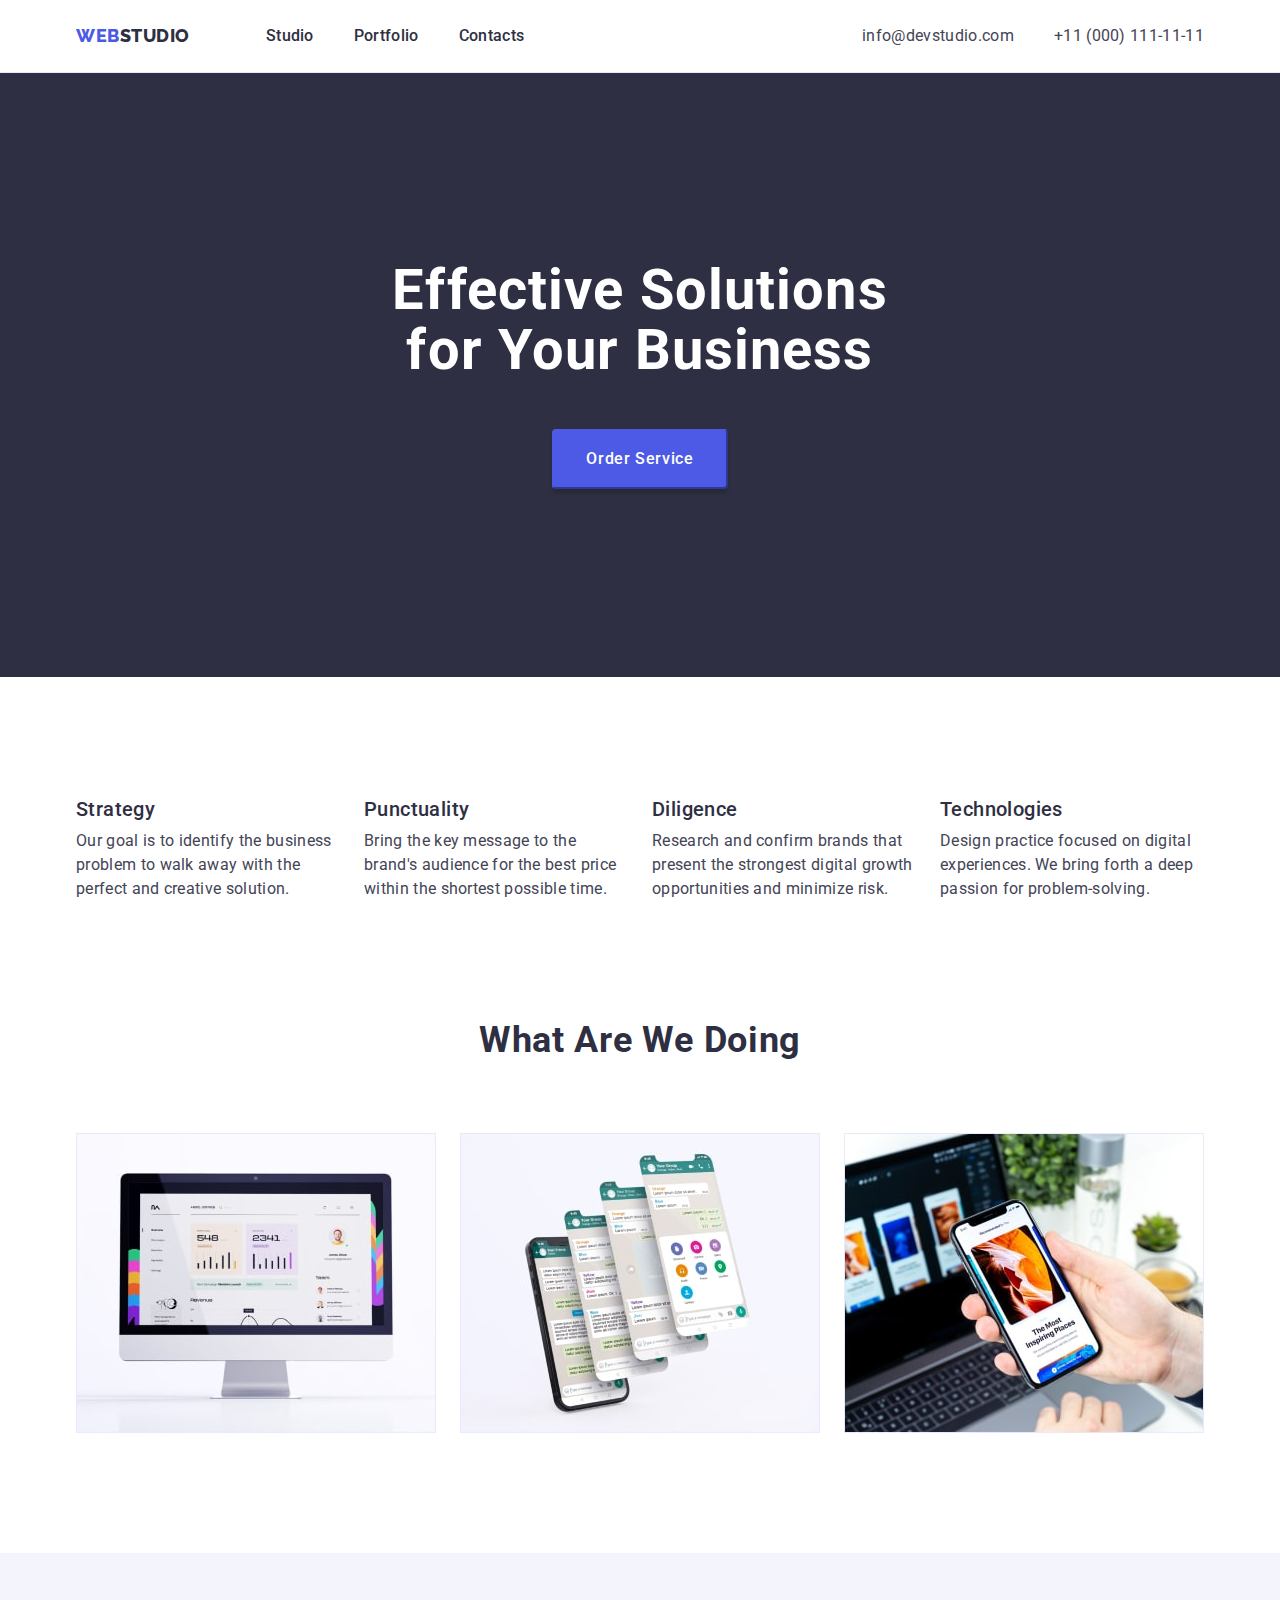
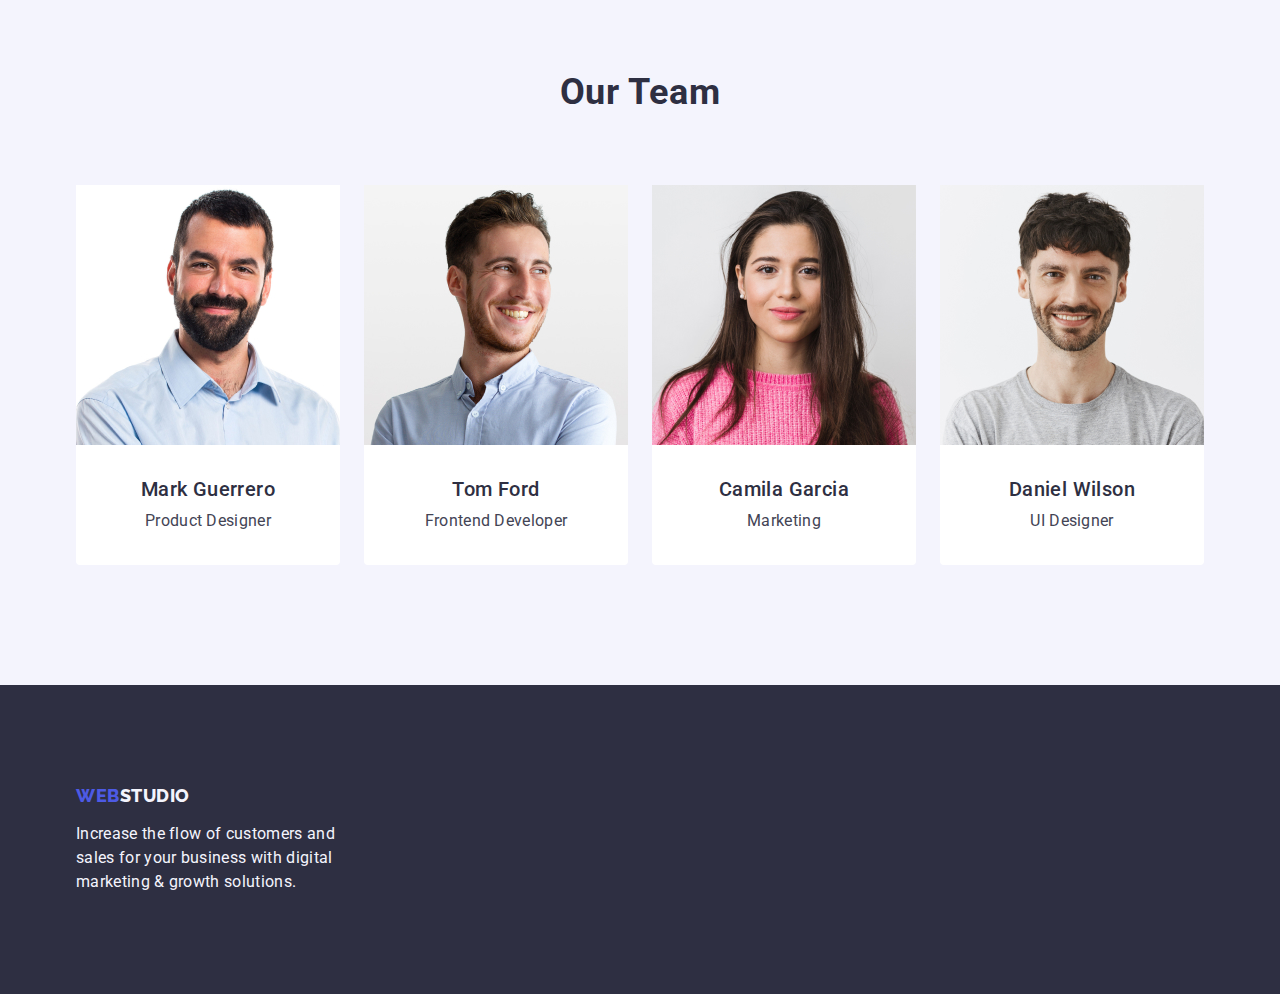
<file: index.html>
<!DOCTYPE html>
<html lang="en">
   <head>
      <meta charset="UTF-8" />
      <meta http-equiv="X-UA-Compatible" content="IE=edge" />
      <meta name="viewport" content="width=device-width, initial-scale=1.0" />

      <link
         rel="stylesheet"
         href="https://cdnjs.cloudflare.com/ajax/libs/modern-normalize/1.1.0/modern-normalize.css"
         integrity="sha512-Y0MM+V6ymRKN2zStTqzQ227DWhhp4Mzdo6gnlRnuaNCbc+YN/ZH0sBCLTM4M0oSy9c9VKiCvd4Jk44aCLrNS5Q=="
         crossorigin="anonymous"
         referrerpolicy="no-referrer"
      />

      <link rel="preconnect" href="https://fonts.googleapis.com" />
      <link rel="preconnect" href="https://fonts.gstatic.com" crossorigin />
      <link href="https://fonts.googleapis.com/css2?family=Raleway:wght@800&family=Roboto:wght@400;500;700;900&display=swap" rel="stylesheet" />
      <link rel="stylesheet" href="./css/styles.css" />
      <title>Webstudio</title>
   </head>
   <body>
      <!--Header part-->
      <header>
         <div class="container flex-container">
            <nav>
               <a class="logo link" href="./index.html">web<span class="logo-studio">Studio</span></a>
               <ul class="menu list">
                  <li class="menu-item"><a class="menu-item-link link" href="./index.html">Studio</a></li>
                  <li class="menu-item"><a class="menu-item-link link" href="./portfolio.html">Portfolio</a></li>
                  <li class="menu-item"><a class="menu-item-link link" href="">Contacts</a></li>
               </ul>
            </nav>
            <address class="contacts">
               <ul class="contacts list">
                  <li class="contact-item"><a class="contact-item-link link" href="mailto:info@devstudio.com">info@devstudio.com</a></li>
                  <li class="contact-item"><a class="contact-item-link link" href="tel:+110001111111">+11 (000) 111-11-11</a></li>
               </ul>
            </address>
         </div>
      </header>
      <!--Main part-->
      <main>
         <!--Hero part-->
         <section class="hero section">
            <div class="container hero-container">
               <h1 class="main-title">Effective Solutions for Your Business</h1>
               <button class="order-btn btn" type="button"><span class="order-btn-text">Order Service</span></button>
            </div>
         </section>
         <!--Features-->
         <section class="features">
            <div class="container features-container">
               <h2 class="visually-hidden">Main features</h2>
               <ul class="list features-list">
                  <li class="features-list-item">
                     <h3 class="feature-title">Strategy</h3>
                     <p class="feature-text">Our goal is to identify the business problem to walk away with the perfect and creative solution.</p>
                  </li>
                  <li class="features-list-item">
                     <h3 class="feature-title">Punctuality</h3>
                     <p class="feature-text">Bring the key message to the brand's audience for the best price within the shortest possible time.</p>
                  </li>
                  <li class="features-list-item">
                     <h3 class="feature-title">Diligence</h3>
                     <p class="feature-text">
                        Research and confirm brands that present the strongest digital growth opportunities and minimize risk.
                     </p>
                  </li>
                  <li class="features-list-item">
                     <h3 class="feature-title">Technologies</h3>
                     <p class="feature-text">Design practice focused on digital experiences. We bring forth a deep passion for problem-solving.</p>
                  </li>
               </ul>
            </div>
         </section>
         <!--What are we doing-->
         <section class="doing">
            <div class="container doing-container">
               <h2 class="section-title">What are we doing</h2>
               <ul class="list doing-list">
                  <li class="doing-list-item"><img src="./images/computer.jpg" alt="computer" width="360" height="300" /></li>
                  <li class="doing-list-item"><img src="./images/phone-1.jpg" alt="mobile app 1" width="360" height="300" /></li>
                  <li class="doing-list-item"><img src="./images/phone-2.jpg" alt="mobile app 2" width="360" height="300" /></li>
               </ul>
            </div>
         </section>
         <!--Team members-->
         <section class="team">
            <div class="container team-container">
               <h2 class="section-title">Our Team</h2>
               <ul class="list team-list">
                  <li class="team-card">
                     <img src="./images/mark_guerrero.jpg" alt="team member 1" width="264" height="260" />
                     <div class="team-card-title">
                        <h3 class="team-member-title">Mark Guerrero</h3>
                        <p class="team-member-position">Product Designer</p>
                     </div>
                  </li>
                  <li class="team-card">
                     <img src="./images/tom_ford.jpg" alt="team member 2" width="264" height="260" />
                     <div class="team-card-title">
                        <h3 class="team-member-title">Tom Ford</h3>
                        <p class="team-member-position">Frontend Developer</p>
                     </div>
                  </li>
                  <li class="team-card">
                     <img src="./images/camila_garcia.jpg" alt="team member 3" width="264" height="260" />
                     <div class="team-card-title">
                        <h3 class="team-member-title">Camila Garcia</h3>
                        <p class="team-member-position">Marketing</p>
                     </div>
                  </li>
                  <li class="team-card">
                     <img src="./images/daniel_wilson.jpg" alt="team member 4" width="264" height="260" />
                     <div class="team-card-title">
                        <h3 class="team-member-title">Daniel Wilson</h3>
                        <p class="team-member-position">UI Designer</p>
                     </div>
                  </li>
               </ul>
            </div>
         </section>
      </main>
      <!--Footer part-->
      <footer class="page-bottom">
         <div class="container bottom-container">
            <a class="logo link" href="./index.html">web<span class="logo-studio bottom-logo-studio">Studio</span></a>
            <p class="bottom-text">Increase the flow of customers and sales for your business with digital marketing & growth solutions.</p>
         </div>
      </footer>
   </body>
</html>
</file>
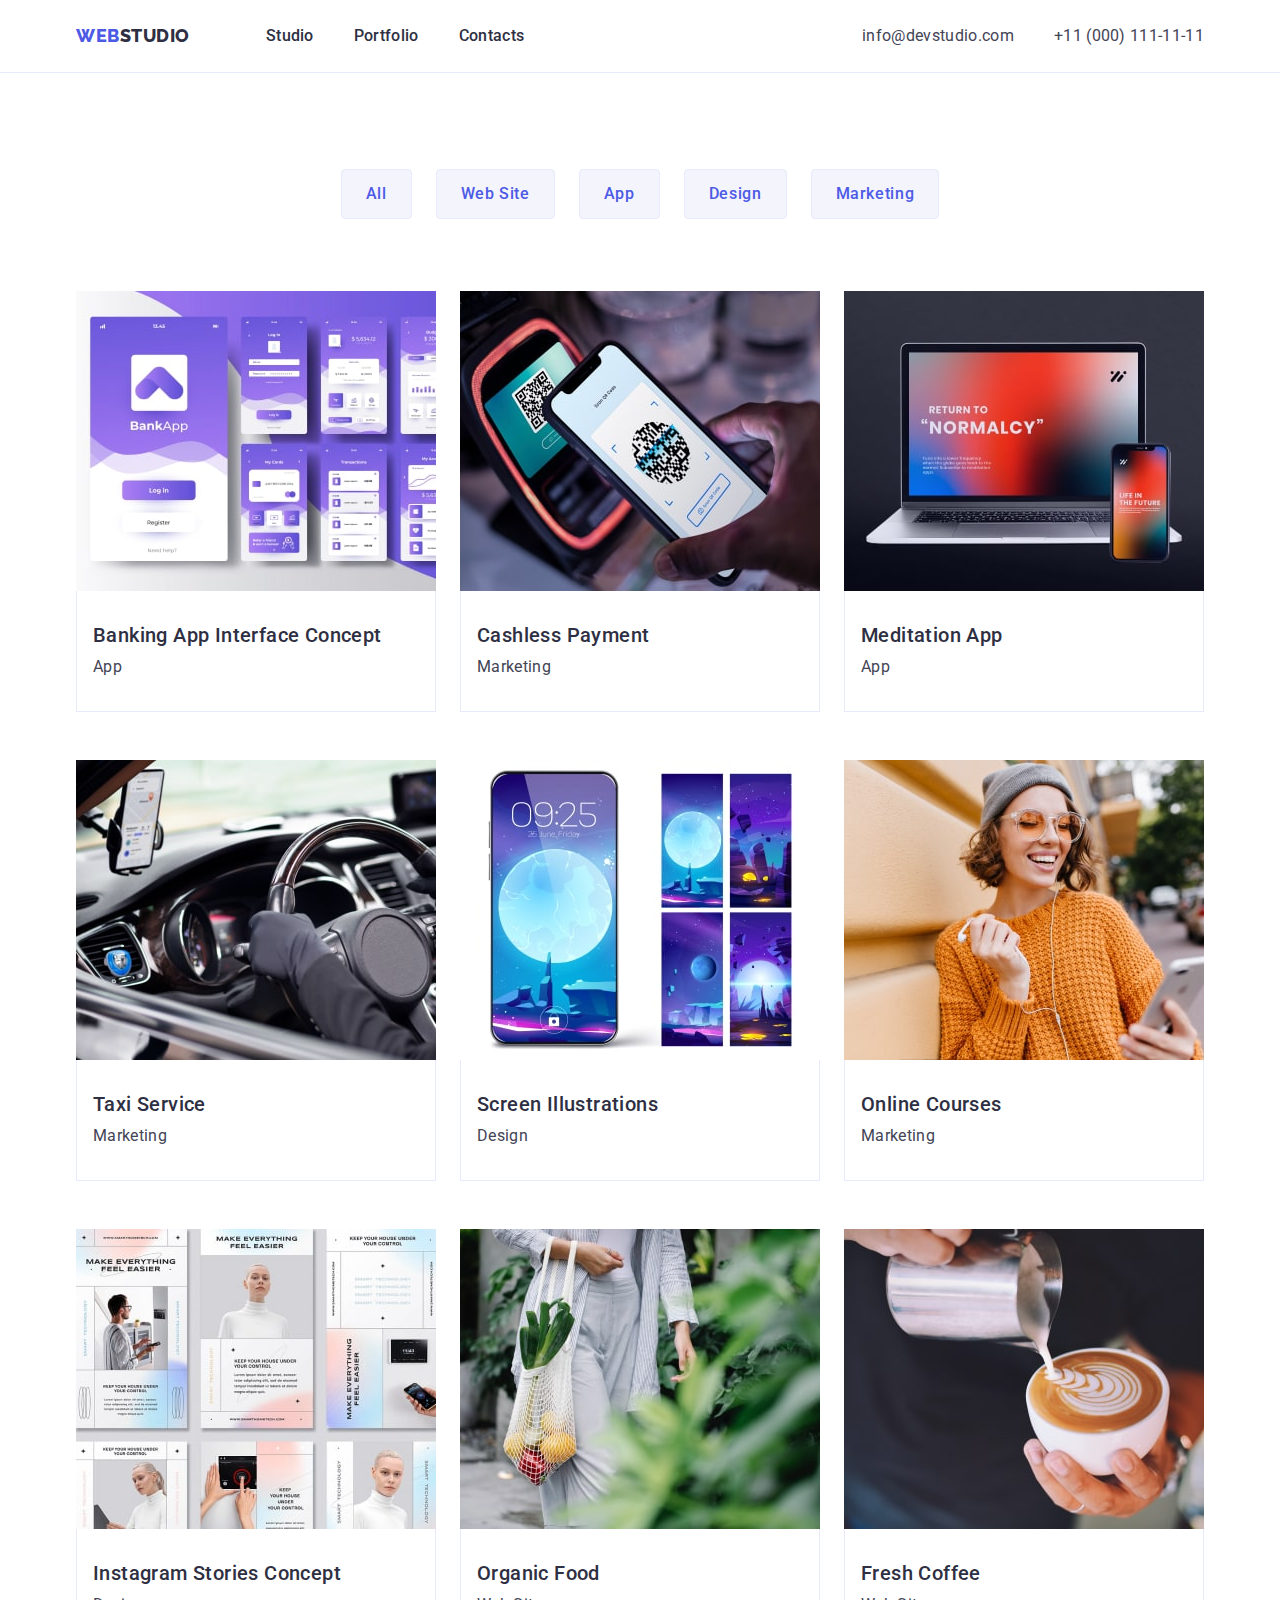
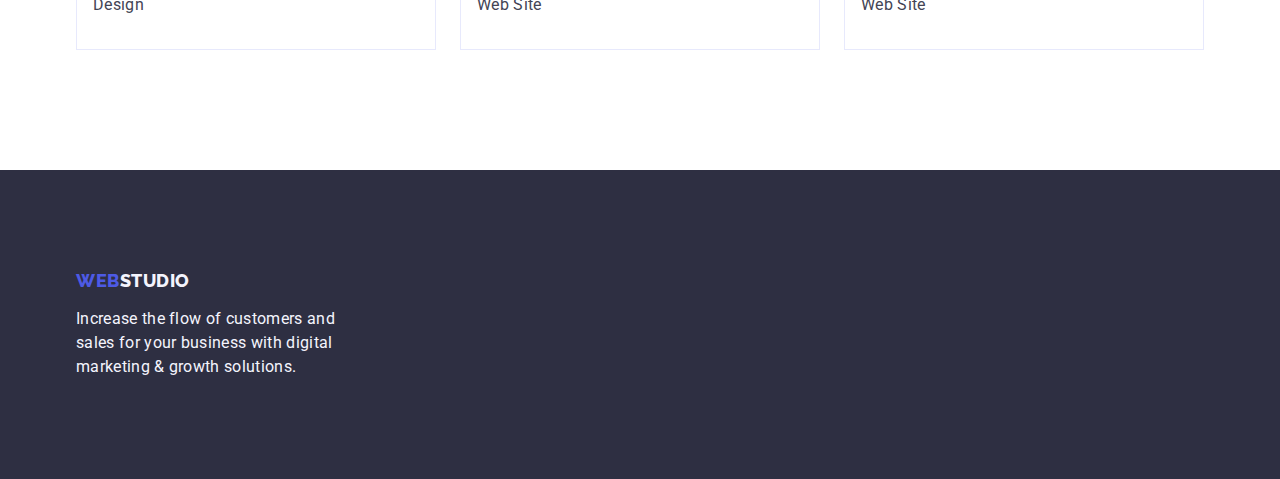
<file: portfolio.html>
<!DOCTYPE html>
<html lang="en">
   <head>
      <meta charset="UTF-8" />
      <meta http-equiv="X-UA-Compatible" content="IE=edge" />
      <meta name="viewport" content="width=device-width, initial-scale=1.0" />

      <link
         rel="stylesheet"
         href="https://cdnjs.cloudflare.com/ajax/libs/modern-normalize/1.1.0/modern-normalize.css"
         integrity="sha512-Y0MM+V6ymRKN2zStTqzQ227DWhhp4Mzdo6gnlRnuaNCbc+YN/ZH0sBCLTM4M0oSy9c9VKiCvd4Jk44aCLrNS5Q=="
         crossorigin="anonymous"
         referrerpolicy="no-referrer"
      />

      <link rel="preconnect" href="https://fonts.googleapis.com" />
      <link rel="preconnect" href="https://fonts.gstatic.com" crossorigin />
      <link href="https://fonts.googleapis.com/css2?family=Raleway:wght@800&family=Roboto:wght@400;500;700;900&display=swap" rel="stylesheet" />
      <link rel="stylesheet" href="./css/styles.css" />
      <title>Webstudio</title>
   </head>
   <body>
      <!--Header part-->
      <header>
         <div class="container flex-container">
            <nav>
               <a class="logo link" href="./index.html">web<span class="logo-studio">Studio</span></a>
               <ul class="menu list">
                  <li class="menu-item"><a class="menu-item-link link" href="./index.html">Studio</a></li>
                  <li class="menu-item"><a class="menu-item-link link" href="./portfolio.html">Portfolio</a></li>
                  <li class="menu-item"><a class="menu-item-link link" href="">Contacts</a></li>
               </ul>
            </nav>
            <address>
               <ul class="contacts list">
                  <li class="contact-item"><a class="contact-item-link link" href="mailto:info@devstudio.com">info@devstudio.com</a></li>
                  <li class="contact-item"><a class="contact-item-link link" href="tel:+110001111111">+11 (000) 111-11-11</a></li>
               </ul>
            </address>
         </div>
      </header>
      <!--Main part-->
      <main>
         <section class="projects">
            <div class="container">
               <h1 class="visually-hidden">Portfolio</h1>

               <ul class="filters list">
                  <li class="filter">
                     <button class="filter-btn btn" type="button">All</button>
                  </li>
                  <li class="filter">
                     <button class="filter-btn btn" type="button">Web Site</button>
                  </li>
                  <li class="filter">
                     <button class="filter-btn btn" type="button">App</button>
                  </li>
                  <li class="filter">
                     <button class="filter-btn btn" type="button">Design</button>
                  </li>
                  <li class="filter">
                     <button class="filter-btn btn" type="button">Marketing</button>
                  </li>
               </ul>

               <ul class="list gallery">
                  <li class="gallery-item">
                     <a class="link" href="">
                        <img src="./images/portfolio-1.jpg" alt="" width="360" height="300" />
                        <div class="gallery-item-title">
                           <h2 class="project-title">Banking App Interface Concept</h2>
                           <p class="project-product">App</p>
                        </div>
                     </a>
                  </li>
                  <li class="gallery-item">
                     <a class="link" href="">
                        <img src="./images/portfolio-2.jpg" alt="" width="360" height="300" />
                        <div class="gallery-item-title">
                           <h2 class="project-title">Cashless Payment</h2>
                           <p class="project-product">Marketing</p>
                        </div>
                     </a>
                  </li>
                  <li class="gallery-item">
                     <a class="link" href="">
                        <img src="./images/portfolio-3.jpg" alt="" width="360" height="300" />
                        <div class="gallery-item-title">
                           <h2 class="project-title">Meditation App</h2>
                           <p class="project-product">App</p>
                        </div>
                     </a>
                  </li>
                  <li class="gallery-item">
                     <a class="link" href="">
                        <img src="./images/portfolio-4.jpg" alt="" width="360" height="300" />
                        <div class="gallery-item-title">
                           <h2 class="project-title">Taxi Service</h2>
                           <p class="project-product">Marketing</p>
                        </div>
                     </a>
                  </li>
                  <li class="gallery-item">
                     <a class="link" href="">
                        <img src="./images/portfolio-5.jpg" alt="" width="360" height="300" />
                        <div class="gallery-item-title">
                           <h2 class="project-title">Screen Illustrations</h2>
                           <p class="project-product">Design</p>
                        </div>
                     </a>
                  </li>
                  <li class="gallery-item">
                     <a class="link" href="">
                        <img src="./images/portfolio-6.jpg" alt="" width="360" height="300" />
                        <div class="gallery-item-title">
                           <h2 class="project-title">Online Courses</h2>
                           <p class="project-product">Marketing</p>
                        </div>
                     </a>
                  </li>
                  <li class="gallery-item">
                     <a class="link" href="">
                        <img src="./images/portfolio-7.jpg" alt="" width="360" height="300" />
                        <div class="gallery-item-title">
                           <h2 class="project-title">Instagram Stories Concept</h2>
                           <p class="project-product">Design</p>
                        </div>
                     </a>
                  </li>
                  <li class="gallery-item">
                     <a class="link" href="">
                        <img src="./images/portfolio-8.jpg" alt="" width="360" height="300" />
                        <div class="gallery-item-title">
                           <h2 class="project-title">Organic Food</h2>
                           <p class="project-product">Web Site</p>
                        </div>
                     </a>
                  </li>
                  <li class="gallery-item">
                     <a class="link" href="">
                        <img src="./images/portfolio-9.jpg" alt="" width="360" height="300" />
                        <div class="gallery-item-title">
                           <h2 class="project-title">Fresh Coffee</h2>
                           <p class="project-product">Web Site</p>
                        </div>
                     </a>
                  </li>
               </ul>
            </div>
         </section>
      </main>
      <!--Footer part-->
      <footer class="page-bottom">
         <div class="container bottom-container">
            <a class="logo link" href="./index.html">web<span class="logo-studio bottom-logo-studio">Studio</span></a>
            <p class="bottom-text">Increase the flow of customers and sales for your business with digital marketing & growth solutions.</p>
         </div>
      </footer>
   </body>
</html>
</file>
<file: css/styles.css>
:root {
   --primary-brand: #4d5ae5; /*--IRIS--*/
   --pressed-state: #404bbf; /*--OCEAN--*/
   --dark: #2e2f42; /*--NAVYBLUE--*/
   --success: ##31d0aa; /*--GREEN--*/
   --text: #434455; /*--SLATE--*/
   --subtle-text: #8e8f99; /*--LIGHT SLATE--*/
   --accent: #e7e9fc; /*--CORNFLOWWER--*/
   --light: #f4f4fd; /*--CLOUD--*/
   --model-overlay: #2e2f42; /*--NAVY BLUE MODAL--*/
   --hero-background: #2e2f42; /*--GREY--*/
}

h1,
h2,
h3,
h4,
h5,
h6,
p,
ul {
   margin: 0;
   padding: 0;
}

img {
   display: block;
}

body {
   font-family: "Roboto", sans-serif;
   color: var(--text);
}

.visually-hidden {
   position: absolute;
   width: 1px;
   height: 1px;
   margin: -1px;
   border: 0;
   padding: 0;
   white-space: nowrap;
   clip-path: inset(100%);
   clip: rect(0 0 0 0);
   overflow: hidden;
}

/*=====================================CONTAINER=========================================*/
.container {
   width: 1158px;
   padding-left: 15px;
   padding-right: 15px;
   margin: 0 auto;
}

.list {
   list-style: none;
}

.link {
   text-decoration: none;
}

.logo {
   font-family: "Raleway", sans-serif;
   font-weight: 800;
   font-size: 18px;
   line-height: 1.17;
   letter-spacing: 0.03em;
   text-transform: uppercase;
   color: var(--primary-brand);
   /*margin-right: 76px;*/
}

.logo-studio {
   color: var(--dark);
}

.section-title {
   font-style: normal;
   font-weight: 700;
   font-size: 36px;
   line-height: 1.11;
   text-align: center;
   letter-spacing: 0.02em;
   text-transform: capitalize;
   color: var(--dark);
   margin-bottom: 72px;
}

.btn {
   cursor: pointer;
   display: block;
}

.btn:hover,
.btn:focus {
   background-color: var(--pressed-state);
}

.btn:active {
   background-color: var(--pressed-state);
}

/*-------just for me------*/
/*ul {
   display: flex;
   max-width: 1128px;
   flex-wrap: wrap;
   justify-content: space-between;
}*/

/*=======================HEADER=======================*/

.menu {
   display: flex;
   margin-left: 76px;
}

nav {
   display: flex;
   align-items: center;
}

.flex-container {
   display: flex;
   padding-top: 24px;
   padding-bottom: 24px;
   align-items: center;
   justify-content: space-between;
}

header {
   border-bottom: 1px solid var(--accent);
}

.menu-item {
   font-weight: 500;
   font-size: 16px;
   line-height: 1.5;
   letter-spacing: 0.02em;
   text-decoration: none;
}

.menu-item:not(:last-child) {
   margin-right: 40px;
}

.menu-item-link {
   color: var(--dark);
}

.menu-item-link:hover,
.menu-item-link:focus {
   color: var(--pressed-state);
   border-bottom: var(--primary-brand);
   border-bottom-width: 4px;
   border-bottom-style: solid;
   border-bottom-left-radius: 2px;
   border-bottom-right-radius: 2px;
   border-radius: 2px;
   border-top-right-radius: 2px;
}

.contacts {
   display: flex;
   font-style: normal;
}

.contact-item-link {
   font-weight: 400;
   font-size: 16px;
   line-height: 1.5;
   letter-spacing: 0.02em;
   color: var(--text);
}

.contact-item-link:hover,
.contact-item-link:focus {
   color: var(--pressed-state);
}

.contact-item:not(:last-child) {
   margin-right: 40px;
}

/*=======================MAIN=======================*/
/*=======================**HERO**=======================*/

.hero {
   background-color: var(--hero-background);
   padding-top: 188px;
   padding-bottom: 188px;
}

.hero-container {
}

.main-title {
   font-style: normal;
   font-weight: 700;
   font-size: 56px;
   line-height: 1.07;
   text-align: center;
   letter-spacing: 0.02em;
   color: #ffffff;
   margin-bottom: 48px;
   max-width: 496px;
   margin-left: auto;
   margin-right: auto;
}

.order-btn {
   font-family: inherit;
   font-weight: 500;
   font-size: 16px;
   line-height: 1.5;
   letter-spacing: 0.04em;
   color: #ffffff;
   /*height: 56px;
   width: 169px;*/
   padding: 16px 32px;
   background-color: var(--primary-brand);
   border-radius: 4px;
   border-color: var(--primary-brand);
   box-shadow: 0px 4px 4px rgba(0, 0, 0, 0.15);
   display: block;
   margin-left: auto;
   margin-right: auto;
}

.order-btn-text {
}

/*=======================**Features**=======================*/

.features {
   /*margin-bottom: 120px;*/
   padding-top: 120px;
   padding-bottom: 120px;
}

.features-container {
}

.features-list {
   display: flex;
   gap: 24px;
}

.feature-title {
   font-style: normal;
   font-weight: 500;
   font-size: 20px;
   line-height: 1.2;
   letter-spacing: 0.02em;
   color: var(--dark);
   margin-bottom: 8px;
}

.feature-text {
   font-size: 16px;
   line-height: 1.5;
   letter-spacing: 0.02em;
   color: #434455;
}

.features-list-item {
   width: calc((100% - 3 * 24px) / 4);
}

/*=======================**What are we doing**=======================*/

.doing {
   padding-bottom: 120px;
}

.doing-container {
   /*margin-bottom: 120px;*/
}

.doing-title {
   margin: 72px;
}

.doing-list {
   display: flex;
   gap: 24px;
}

.doing-list-item {
   width: calc((100% - 2 * 24px) / 3);
}

/*=======================**TEAM MEMBERS**=======================*/
.team {
   background-color: var(--light);
   padding-top: 120px;
   padding-bottom: 120px;
}

.team-member-title {
   font-style: normal;
   font-weight: 500;
   font-size: 20px;
   line-height: 1.2;
   letter-spacing: 0.02em;
   color: var(--dark);
   margin-bottom: 8px;
   /*margin-top: 32px;*/
}

.team-member-position {
   font-size: 16px;
   line-height: 1.5;
   letter-spacing: 0.02em;
   color: var(--text);
   /*margin-bottom: 32px;*/
}

.team-card-title {
   padding-top: 32px;
   padding-bottom: 32px;
   padding-left: 16px;
   padding-right: 16px;
}

.team-container {
   /*padding-top: 120px;
   padding-bottom: 120px;*/
}

.team-list {
   display: flex;
   gap: 24px;
}

.team-card {
   width: calc((100% - 3 * 24px) / 4);
   background-color: #ffffff;
   text-align: center;
   border-radius: 0px 0px 4px 4px;
}

/*=======================FOOTER=======================*/

.page-bottom {
   background-color: var(--dark);
   padding-top: 100px;
   padding-bottom: 100px;
}

.bottom-container {
   /*padding-top: 100px;
   padding-bottom: 100px;*/
}

.bottom-text {
   font-size: 16px;
   line-height: 1.5;
   letter-spacing: 0.02em;
   color: var(--light);
   margin-top: 16px;
   width: 264px;
}

.bottom-logo-studio {
   color: var(--light);
}

/*<<<===-------------------------Portfolio---------------------------===>>>*/
/*=======================Main=======================*/
/*=======================Filters=======================*/
.filter-btn {
   font-family: inherit;
   /*width: 116px;
   height: 48px;*/
   background-color: var(--light);
   border: 1px solid var(--accent);
   border-radius: 4px;
   color: var(--primary-brand);
   font-weight: 500;
   font-size: 16px;
   line-height: 1.5;
   letter-spacing: 0.04em;
   padding: 12px 24px;
}

.filter-btn:hover,
.filter-btn:focus {
   color: #ffffff;
}

.filters {
   display: flex;
   justify-content: center;
   gap: 24px;
   /*margin-top: 96px;*/
   margin-bottom: 72px;
}

/*.filter:not(:last-child) {
   margin-right: 24px;
}*/

/*=======================Projects=======================*/

.project-title {
   font-style: normal;
   font-weight: 500;
   font-size: 20px;
   line-height: 1.2;
   letter-spacing: 0.02em;
   color: var(--dark);
   margin-bottom: 8px;
}

.project-product {
   font-size: 16px;
   line-height: 1.5;
   letter-spacing: 0.02em;
   color: var(--text);
}

.gallery {
   display: flex;
   flex-wrap: wrap;
   /*margin-bottom: 120px;*/
   gap: 48px 24px;
   /*justify-content: space-between;*/
}

.gallery-item {
   width: calc((100% - 2 * 24px) / 3);
}

.gallery-item-title {
   border-bottom: 1px solid var(--accent);
   border-left: 1px solid var(--accent);
   border-right: 1px solid var(--accent);
   padding-top: 32px;
   padding-left: 16px;
   padding-bottom: 32px;
}

.projects {
   padding-top: 96px;
   padding-bottom: 120px;
}
</file>
